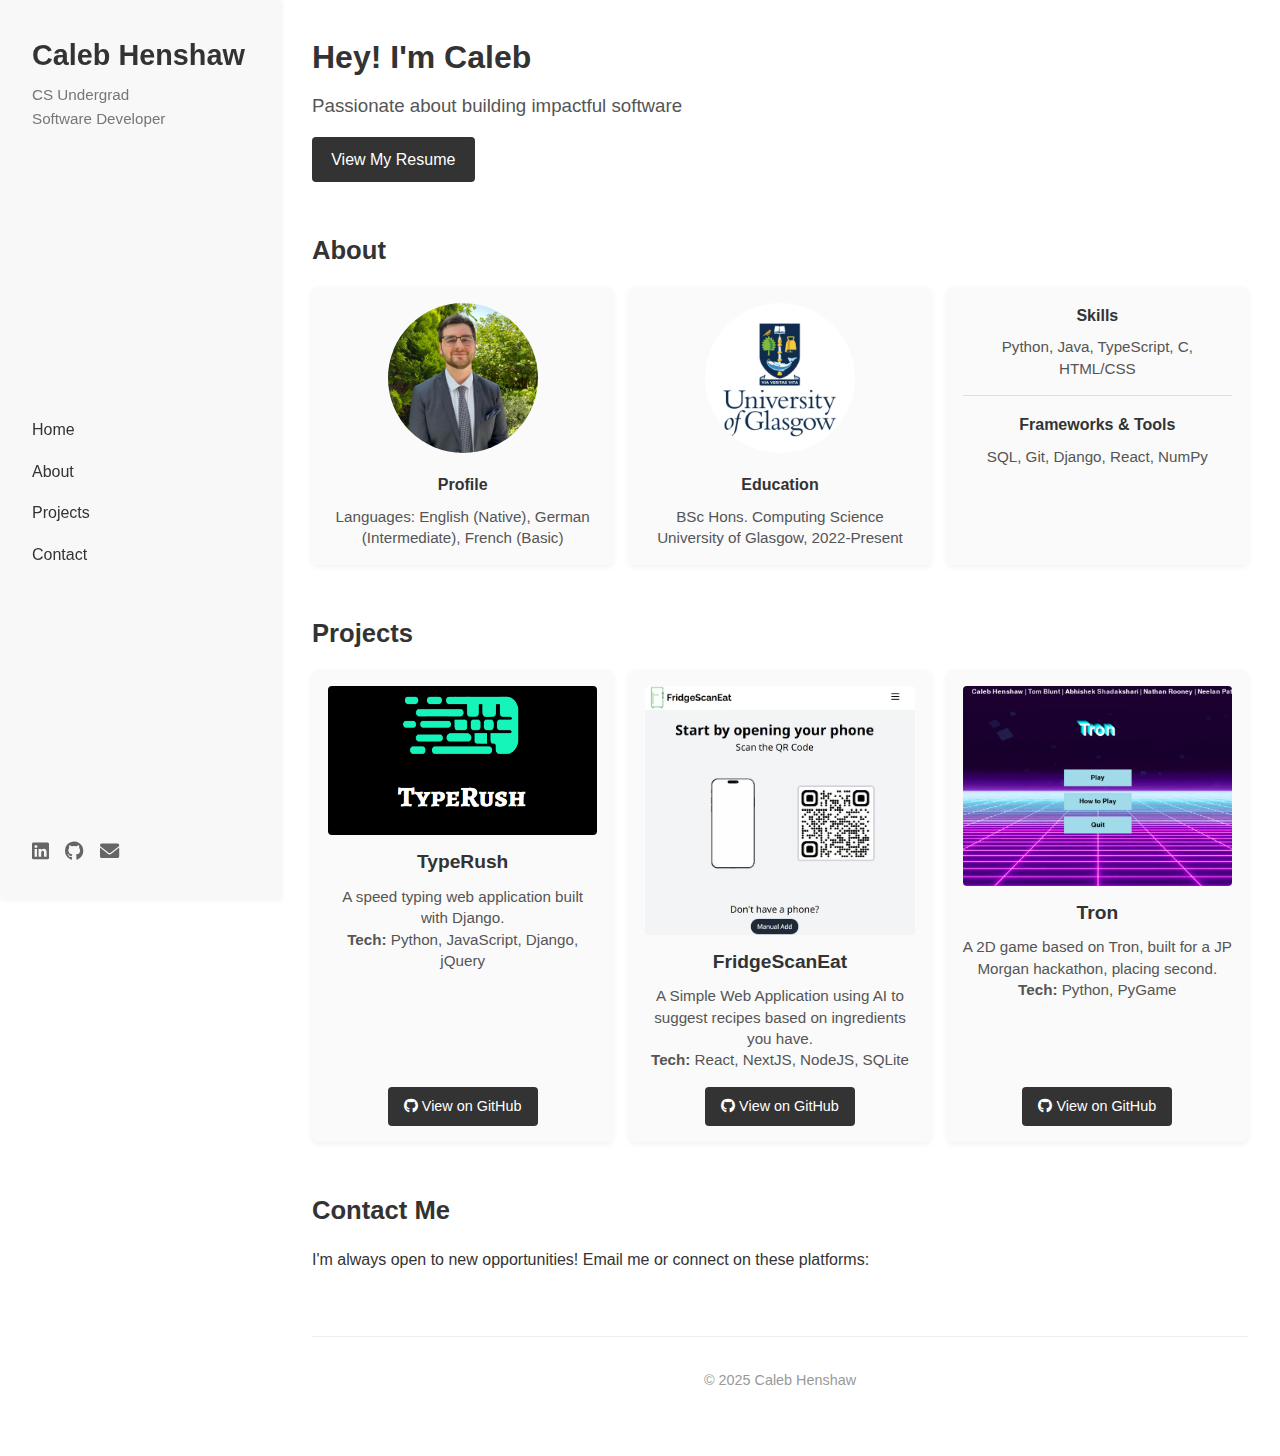
<file: index.html>
<!DOCTYPE html>
<html lang="en">
<head>
  <meta charset="utf-8"/>
  <meta name="viewport" content="width=device-width, initial-scale=1.0"/>
  <title>Caleb Henshaw - Software Developer</title>

  <!-- Font Awesome for icons -->
  <link
    rel="stylesheet"
    href="https://cdnjs.cloudflare.com/ajax/libs/font-awesome/6.0.0-beta3/css/all.min.css"
  />

  <style>
    /********************************
     * GLOBAL RESET & THEME
     ********************************/
    * {
      margin: 0;
      padding: 0;
      box-sizing: border-box;
      font-family: "Helvetica Neue", sans-serif;
    }

    body {
      background-color: #fff;
      color: #333;
      line-height: 1.6;
    }

    a {
      text-decoration: none;
      color: #333;
      transition: color 0.2s;
    }
    a:hover {
      color: #3498db; /* accent color */
    }

    /********************************
     * SIDEBAR / NAV
     ********************************/
    .sidebar {
      position: fixed;
      left: 0;
      top: 0;
      width: 280px;          /* side panel width */
      height: 100vh;         /* fill full height */
      background: #f8f8f8;   /* subtle background */
      box-shadow: 2px 0 5px rgba(0,0,0,0.05);
      padding: 2rem;
      display: flex;
      flex-direction: column;
      justify-content: space-between;
    }

    /* Name / Tagline area in sidebar */
    .brand {
      margin-bottom: 2rem;
    }
    .brand h1 {
      font-size: 1.8rem;
      margin-bottom: 0.3rem;
      color: #333;
    }
    .brand p {
      color: #777;
      font-size: 0.95rem;
    }

    /* Navigation links */
    nav ul {
      list-style-type: none;
      margin-top: 2rem;
    }
    nav li {
      margin-bottom: 1rem;
    }
    nav a {
      font-size: 1rem;
      font-weight: 500;
      display: inline-block;
    }

    /* Social icons at bottom of sidebar */
    .sidebar .socialMedia {
      display: flex;
      gap: 1rem;
      margin-top: 2rem;
    }
    .sidebar .socialMedia a {
      font-size: 1.2rem;
      color: #666;
    }
    .sidebar .socialMedia a:hover {
      color: #3498db;
    }

    /********************************
     * MAIN CONTENT
     ********************************/
    .content {
      margin-left: 280px; /* leaves space for the fixed sidebar */
      padding: 2rem;
      min-height: 100vh;  /* ensure it fills vertically when content is small */
    }

    /* HOME SECTION */
    header {
      margin-bottom: 3rem;
    }
    header h2 {
      font-size: 2rem;
      margin-bottom: 0.5rem;
    }
    header h3 {
      color: #555;
      font-weight: 400;
      margin-bottom: 1rem;
    }
    .resume-button {
      display: inline-block;
      padding: 0.6rem 1.2rem;
      background: #333;
      color: #fff;
      border-radius: 4px;
      text-decoration: none;
      transition: background 0.3s;
      font-size: 1rem;
    }
    .resume-button:hover {
      background: #444;
    }

    /********************************
     * ABOUT SECTION
     ********************************/
    #about {
      margin-bottom: 3rem;
    }
    #about h2 {
      font-size: 1.6rem;
      margin-bottom: 1rem;
    }
    .about-grid {
      display: grid;
      grid-template-columns: repeat(auto-fit, minmax(220px, 1fr));
      gap: 1rem;
    }
    .about-card {
      background: #fafafa;
      border-radius: 6px;
      box-shadow: 0 2px 6px rgba(0,0,0,0.06);
      padding: 1rem;
      text-align: center;
    }
    .about-card img {
      width: 150px;
      height: 150px;
      border-radius: 50%;
      object-fit: cover;
      margin-bottom: 0.75rem;
    }
    .about-card h4 {
      margin-bottom: 0.5rem;
      font-weight: 600;
    }
    .about-card p {
      color: #555;
      font-size: 0.95rem;
      line-height: 1.4;
    }

    /********************************
     * PROJECTS SECTION
     ********************************/
    #projects {
      margin-bottom: 3rem;
    }
    #projects h2 {
      font-size: 1.6rem;
      margin-bottom: 1rem;
    }
    .project-grid {
      display: grid;
      grid-template-columns: repeat(auto-fit, minmax(250px, 1fr));
      gap: 1rem;
    }
    .project-card {
      background: #fafafa;
      border-radius: 6px;
      box-shadow: 0 2px 6px rgba(0,0,0,0.06);
      padding: 1rem;
      text-align: center;
      display: flex;
      flex-direction: column;
    }
    .project-card img {
      width: 100%;
      height: auto;
      border-radius: 4px;
      margin-bottom: 0.75rem;
      object-fit: cover;
    }
    .project-card h3 {
      margin-bottom: 0.5rem;
      font-size: 1.2rem;
    }
    .project-card p {
      flex: 1 0 auto;
      font-size: 0.95rem;
      line-height: 1.4;
      margin-bottom: 1rem;
      color: #555;
    }
    .project-card a {
      padding: 0.5rem 1rem;
      background: #333;
      color: #fff;
      border-radius: 4px;
      text-decoration: none;
      transition: background 0.3s;
      font-size: 0.9rem;
      align-self: center;
    }
    .project-card a:hover {
      background: #444;
    }

    /********************************
     * CONTACT SECTION
     ********************************/
    #contact h2 {
      font-size: 1.6rem;
      margin-bottom: 1rem;
    }
    #contact p {
      margin-bottom: 1.2rem;
    }

    /********************************
     * FOOTER
     ********************************/
    footer {
      margin-top: 4rem; /* create space before footer */
      font-size: 0.9rem;
      color: #999;
      text-align: center;
      padding: 2rem 0;
      border-top: 1px solid #eee;
    }
  </style>
</head>
<body>

  <!-- SIDEBAR -->
  <aside class="sidebar">
    <div class="brand">
      <h1>Caleb Henshaw</h1>
      <p>CS Undergrad</p>
      <p>Software Developer</p>
    </div>
    <nav>
      <ul>
        <li><a href="#home">Home</a></li>
        <li><a href="#about">About</a></li>
        <li><a href="#projects">Projects</a></li>
        <li><a href="#contact">Contact</a></li>
      </ul>
    </nav>
    <div class="socialMedia">
      <a href="https://www.linkedin.com/in/caleb-henshaw-095998308/" target="_blank"><i class="fab fa-linkedin"></i></a>
      <a href="https://github.com/TheCalebHenshaw" target="_blank"><i class="fab fa-github"></i></a>
      <a href="mailto:caleb.henshaw67@gmail.com"><i class="fas fa-envelope"></i></a>
    </div>
  </aside>

  <!-- MAIN CONTENT -->
  <div class="content">
    <!-- HOME / INTRO SECTION -->
    <header id="home">
      <h2>Hey! I'm Caleb</h2>
      <h3>Passionate about building impactful software</h3>
      <a href="././static/resume.pdf" class="resume-button" target="_blank">View My Resume</a>
    </header>

    <!-- ABOUT SECTION -->
    <section id="about">
      <h2>About</h2>
      <div class="about-grid">
        <!-- Profile Card -->
        <div class="about-card">
          <img src="././static/images/newprofile.jpg" alt="Profile Photo" />
          <h4>Profile</h4>
          <p>
            Languages: English (Native), German (Intermediate), French (Basic)
          </p>
        </div>
        <!-- Education Card -->
        <div class="about-card">
          <img src="././static/images/glasgow.jpg" alt="University of Glasgow" />
          <h4>Education</h4>
          <p>
            BSc Hons. Computing Science<br>
            University of Glasgow, 2022-Present
          </p>
        </div>
        <!-- Skills Card -->
        <div class="about-card">
          <h4>Skills</h4>
          <p>Python, Java, TypeScript, C, HTML/CSS</p>
          <hr style="border: none; border-top: 1px solid #e0e0e0; margin: 1rem 0;" />
          <h4>Frameworks &amp; Tools</h4>
          <p>SQL, Git, Django, React, NumPy</p>
        </div>
      </div>
    </section>

    <!-- PROJECTS SECTION -->
    <section id="projects">
      <h2>Projects</h2>
      <div class="project-grid">
        <!-- TypeRush -->
        <div class="project-card">
          <img src="././static/images/typerush.png" alt="TypeRush" />
          <h3>TypeRush</h3>
          <p>
            A speed typing web application built with Django.
            <br><strong>Tech:</strong> Python, JavaScript, Django, jQuery
          </p>
          <a href="https://github.com/TheCalebHenshaw/TypeRush" target="_blank">
            <i class="fab fa-github"></i> View on GitHub
          </a>
        </div>
        <!-- RPG Unity -->
        <div class="project-card">
          <img src="././static/images/fridge3.jpg" alt="RPG Unity" />
          <h3>FridgeScanEat</h3>
          <p>
            A Simple Web Application using AI to suggest recipes based on ingredients you have.
            <br><strong>Tech:</strong> React, NextJS, NodeJS, SQLite
          </p>
          <a href="#" target="_blank">
            <i class="fab fa-github"></i> View on GitHub
          </a>
        </div>
        <!-- Tron -->
        <div class="project-card">
          <img src="././static/images/tron.png" alt="Tron Hackathon Project" />
          <h3>Tron</h3>
          <p>
            A 2D game based on Tron, built for a JP Morgan hackathon, placing second.
            <br><strong>Tech:</strong> Python, PyGame
          </p>
          <a href="https://github.com/TheCalebHenshaw/dyhtg-tron" target="_blank">
            <i class="fab fa-github"></i> View on GitHub
          </a>
        </div>
      </div>
    </section>

    <!-- CONTACT SECTION -->
    <section id="contact">
      <h2>Contact Me</h2>
      <p>
        I'm always open to new opportunities! Email me or connect on these platforms:
      </p>
      <!-- You could also place social icons here as a second instance if desired -->
    </section>

    <!-- FOOTER -->
    <footer>
      &copy; 2025 Caleb Henshaw
    </footer>
  </div>
</body>
</html>
</file>
